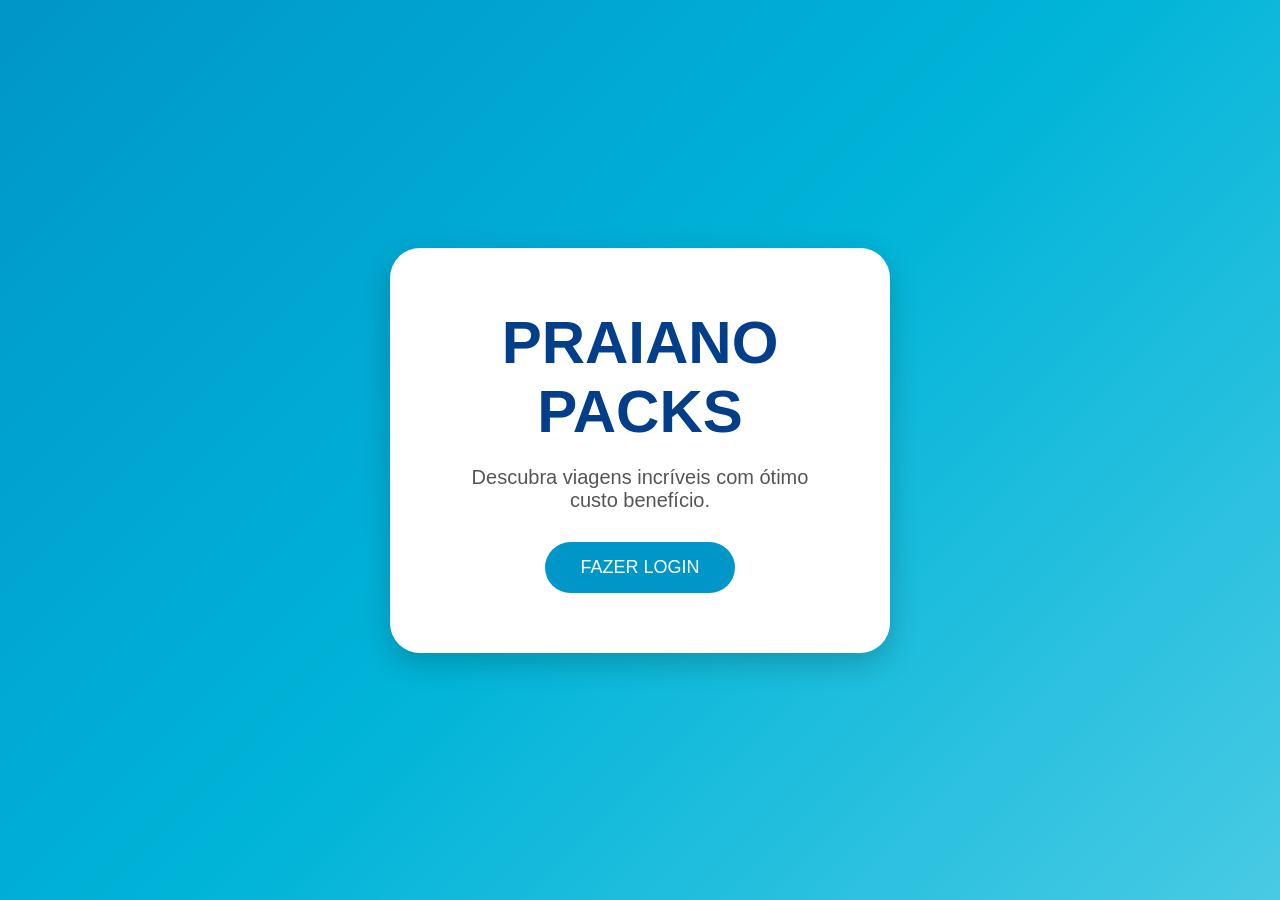
<file: index.html>
<!DOCTYPE html>
<html lang="pt-br">

<head>

    <meta charset="UTF-8">

    <meta name="viewport" content="width=device-width, initial-scale=1.0">

    <title>Praiano Packs</title>

    <link rel="stylesheet" href="style.css">

</head>

<body class="inicio">

    <div class="container">

        <h1>PRAIANO PACKS</h1>

        <p>
            Descubra viagens incríveis com
            ótimo custo benefício.
        </p>

        <button onclick="irLogin()">
            FAZER LOGIN
        </button>

    </div>

    <script>

    if(localStorage.getItem("logado") == "sim"){

        window.location.href = "pacotes.html";

    }

    </script>

    <script src="script.js"></script>

</body>
</html>
</file>
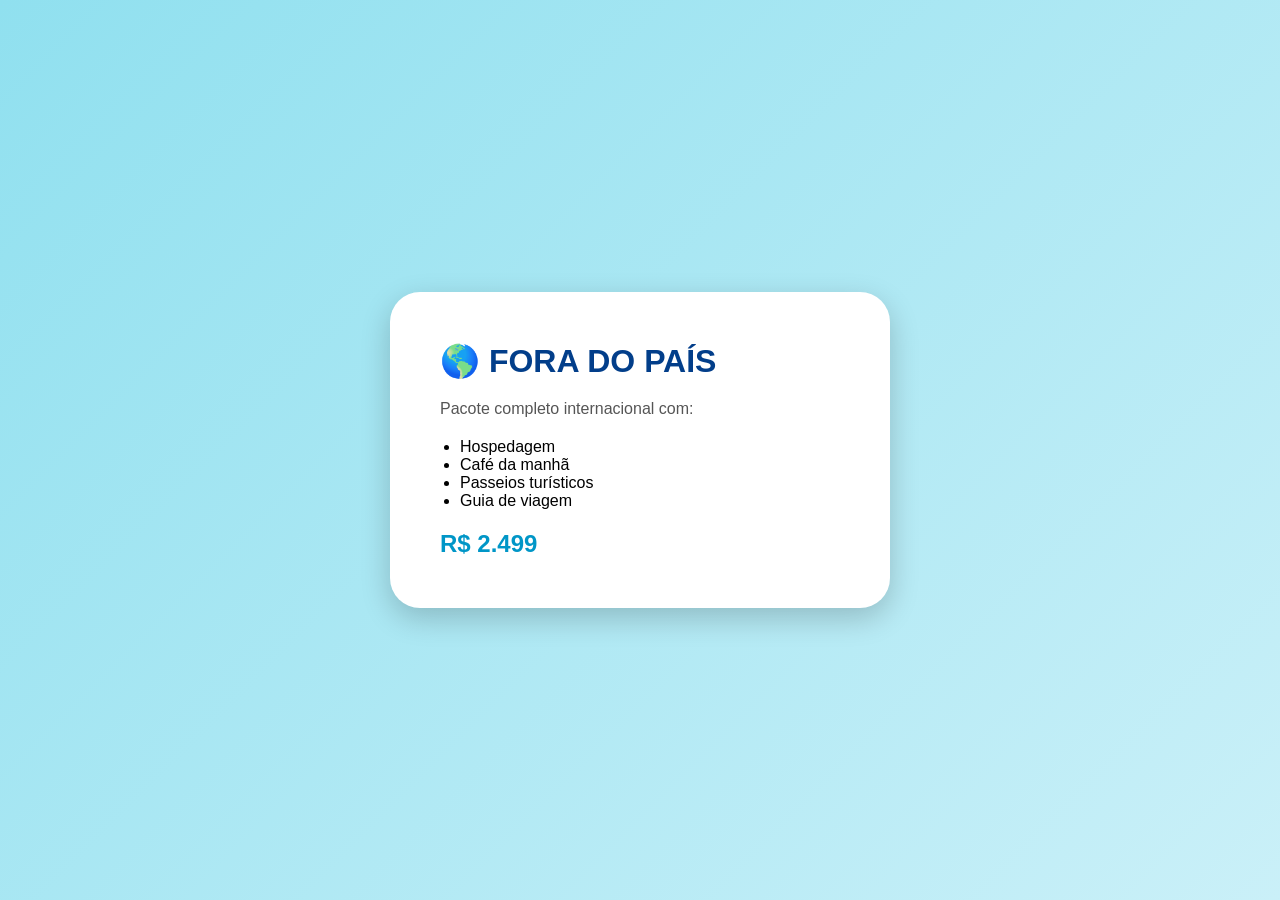
<file: detalhes1.html>
<!DOCTYPE html>
<html lang="pt-br">

<head>

    <meta charset="UTF-8">

    <title>Internacional</title>

    <link rel="stylesheet" href="style.css">

</head>

<body class="detalhes">

    <div class="caixa-detalhes">

        <h1>🌎 FORA DO PAÍS</h1>

        <p>
            Pacote completo internacional com:
        </p>

        <ul>
            <li>Hospedagem</li>
            <li>Café da manhã</li>
            <li>Passeios turísticos</li>
            <li>Guia de viagem</li>
        </ul>

        <h2>R$ 2.499</h2>

    </div>

</body>
</html>
</file>
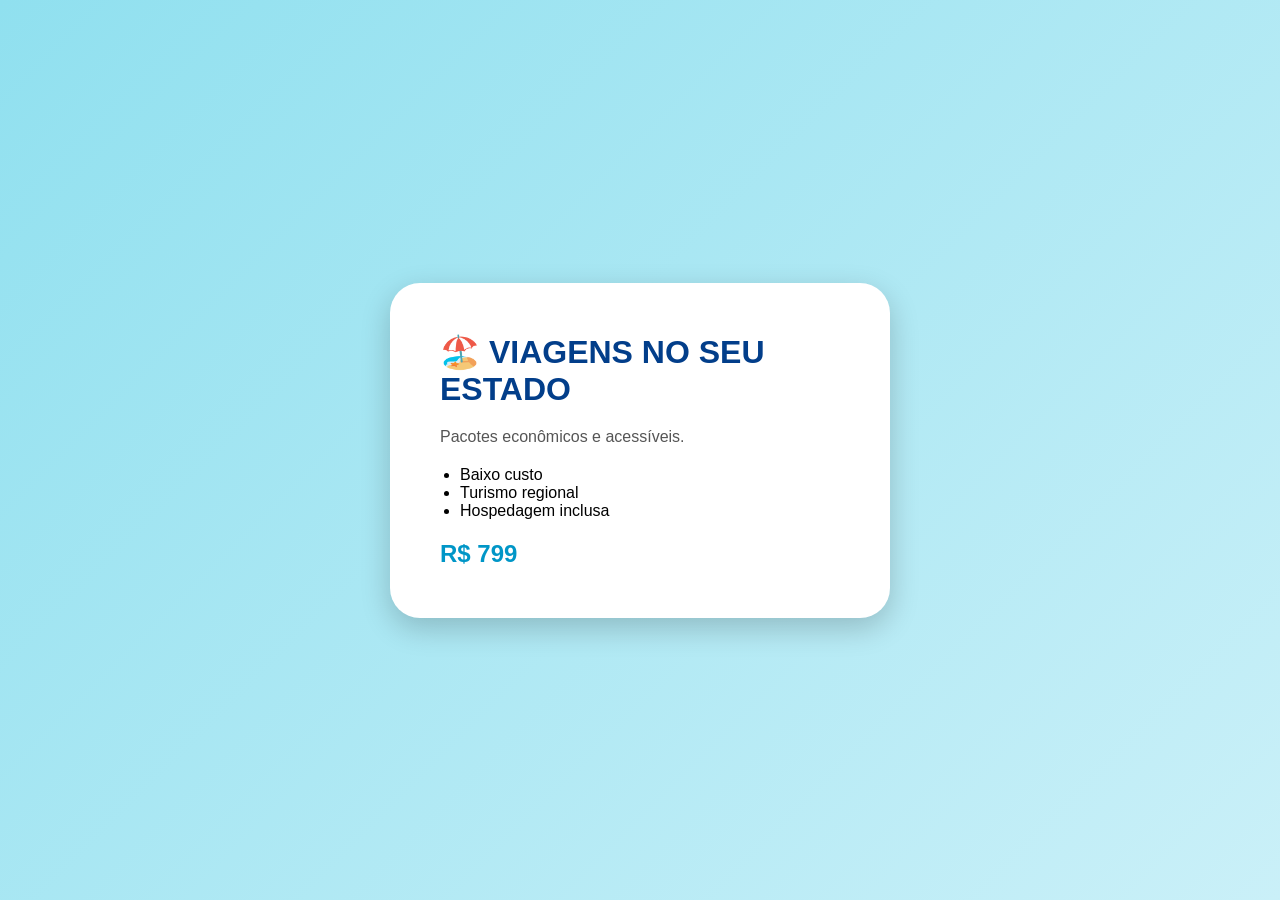
<file: detalhes3.html>
<!DOCTYPE html>
<html lang="pt-br">

<head>

    <meta charset="UTF-8">

    <title>Seu Estado</title>

    <link rel="stylesheet" href="style.css">

</head>

<body class="detalhes">

    <div class="caixa-detalhes">

        <h1>🏖️ VIAGENS NO SEU ESTADO</h1>

        <p>
            Pacotes econômicos e acessíveis.
        </p>

        <ul>
            <li>Baixo custo</li>
            <li>Turismo regional</li>
            <li>Hospedagem inclusa</li>
        </ul>

        <h2>R$ 799</h2>

    </div>

</body>
</html>
</file>
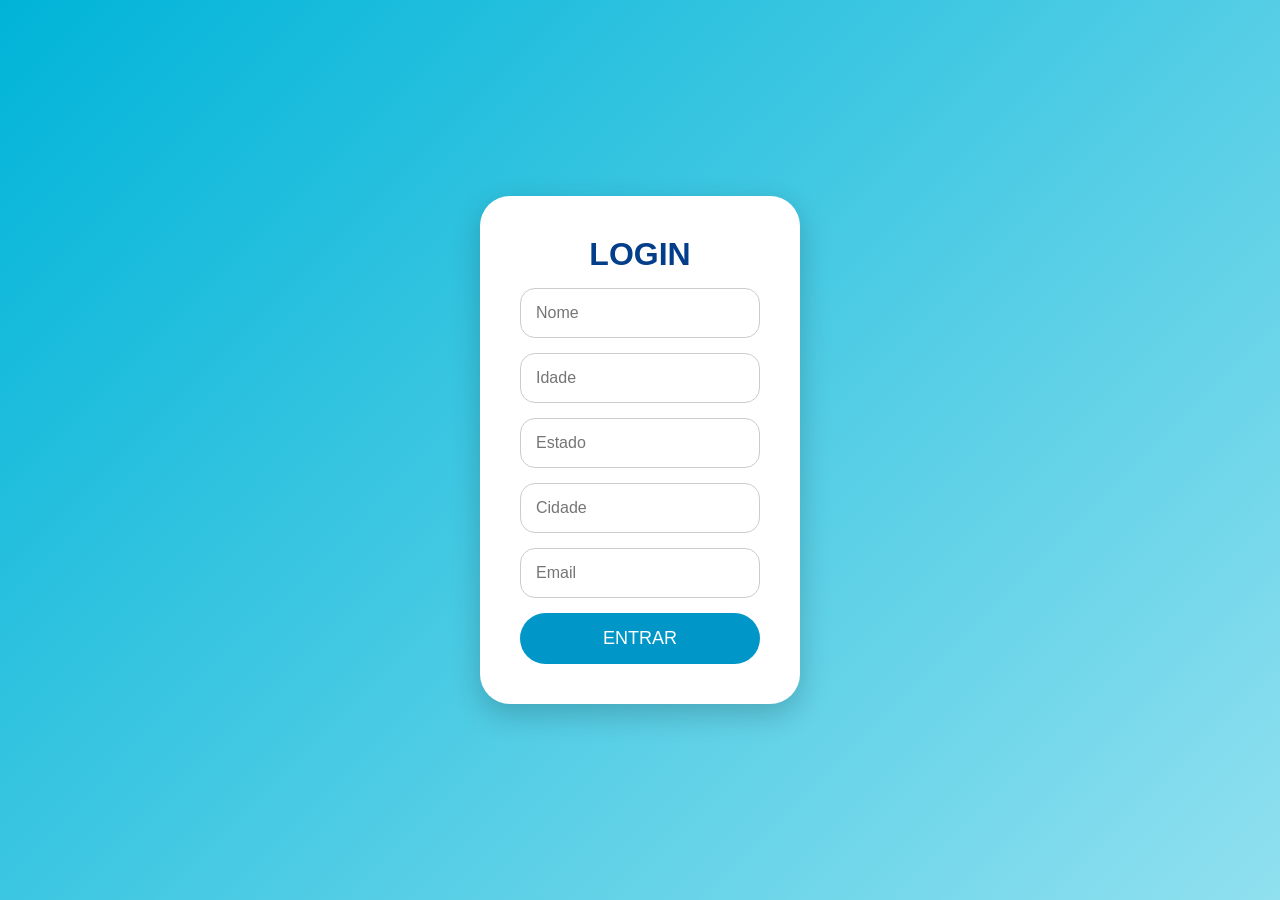
<file: login.html>
<!DOCTYPE html>
<html lang="pt-br">

<head>

    <meta charset="UTF-8">

    <title>Login</title>

    <link rel="stylesheet" href="style.css">

</head>

<body class="login">

    <div class="formulario">

        <h1>LOGIN</h1>

        <input type="text" id="nome" placeholder="Nome">

        <input type="number" id="idade" placeholder="Idade">

        <input type="text" id="estado" placeholder="Estado">

        <input type="text" id="cidade" placeholder="Cidade">

        <input type="email" id="email" placeholder="Email">

        <button onclick="validarLogin()">
            ENTRAR
        </button>

    </div>

    <script src="script.js"></script>

</body>
</html>
</file>
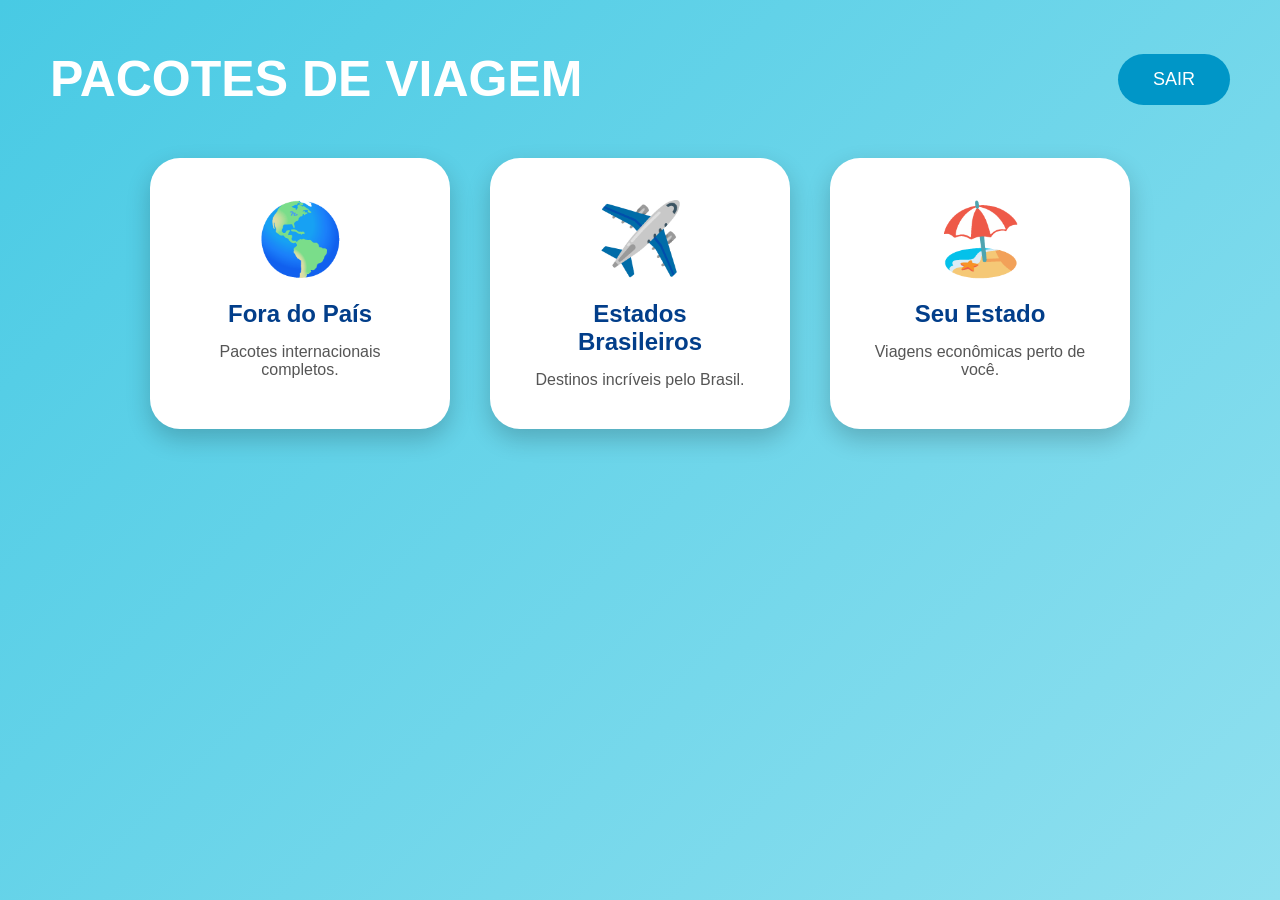
<file: pacotes.html>
<!DOCTYPE html>
<html lang="pt-br">

<head>

    <meta charset="UTF-8">

    <title>Pacotes</title>

    <link rel="stylesheet" href="style.css">

</head>

<body class="pacotes">

    <div class="topo">

        <h1>PACOTES DE VIAGEM</h1>

        <button onclick="logout()">
            SAIR
        </button>

    </div>

    <div class="cards">

        <div class="card" onclick="abrirPacote1()">

            <div class="icone">🌎</div>

            <h2>Fora do País</h2>

            <p>Pacotes internacionais completos.</p>

        </div>

        <div class="card" onclick="abrirPacote2()">

            <div class="icone">✈️</div>

            <h2>Estados Brasileiros</h2>

            <p>Destinos incríveis pelo Brasil.</p>

        </div>

        <div class="card" onclick="abrirPacote3()">

            <div class="icone">🏖️</div>

            <h2>Seu Estado</h2>

            <p>Viagens econômicas perto de você.</p>

        </div>

    </div>

    <script src="script.js"></script>

</body>
</html>
</file>
<file: style.css>
*{
    margin:0;
    padding:0;
    box-sizing:border-box;
}

body{

    font-family:Arial, Helvetica, sans-serif;
}

/* INICIO */

.inicio{

    height:100vh;

    display:flex;

    justify-content:center;

    align-items:center;

    background:linear-gradient(135deg,#0096c7,#00b4d8,#48cae4);
}

.container{

    background:white;

    padding:60px;

    border-radius:30px;

    text-align:center;

    width:500px;

    box-shadow:0px 10px 30px rgba(0,0,0,0.2);
}

.container h1{

    color:#023e8a;

    font-size:60px;

    margin-bottom:20px;
}

.container p{

    color:#555;

    font-size:20px;

    margin-bottom:30px;
}

/* BOTAO */

button{

    padding:15px 35px;

    border:none;

    border-radius:30px;

    background:#0096c7;

    color:white;

    font-size:18px;

    cursor:pointer;

    transition:0.3s;
}

button:hover{

    background:#023e8a;

    transform:scale(1.05);
}

/* LOGIN */

.login{

    height:100vh;

    display:flex;

    justify-content:center;

    align-items:center;

    background:linear-gradient(135deg,#00b4d8,#90e0ef);
}

.formulario{

    background:white;

    padding:40px;

    border-radius:30px;

    display:flex;

    flex-direction:column;

    gap:15px;

    width:320px;

    box-shadow:0px 10px 30px rgba(0,0,0,0.2);
}

.formulario h1{

    text-align:center;

    color:#023e8a;
}

input{

    padding:15px;

    border-radius:15px;

    border:1px solid #ccc;

    font-size:16px;
}

/* PACOTES */

.pacotes{

    min-height:100vh;

    background:linear-gradient(135deg,#48cae4,#90e0ef);

    padding:50px;
}

.topo{

    display:flex;

    justify-content:space-between;

    align-items:center;

    margin-bottom:50px;
}

.topo h1{

    color:white;

    font-size:50px;
}

.cards{

    display:flex;

    justify-content:center;

    gap:40px;

    flex-wrap:wrap;
}

.card{

    width:300px;

    background:white;

    border-radius:30px;

    padding:40px;

    text-align:center;

    cursor:pointer;

    transition:0.3s;

    box-shadow:0px 10px 25px rgba(0,0,0,0.2);
}

.card:hover{

    transform:translateY(-10px);
}

.icone{

    font-size:70px;

    margin-bottom:20px;
}

.card h2{

    color:#023e8a;

    margin-bottom:15px;
}

.card p{

    color:#555;
}

/* DETALHES */

.detalhes{

    height:100vh;

    display:flex;

    justify-content:center;

    align-items:center;

    background:linear-gradient(135deg,#90e0ef,#caf0f8);
}

.caixa-detalhes{

    background:white;

    padding:50px;

    border-radius:30px;

    width:500px;

    box-shadow:0px 10px 30px rgba(0,0,0,0.2);
}

.caixa-detalhes h1{

    color:#023e8a;

    margin-bottom:20px;
}

.caixa-detalhes p{

    margin-bottom:20px;

    color:#555;
}

.caixa-detalhes ul{

    margin-bottom:20px;

    padding-left:20px;
}

.caixa-detalhes h2{

    color:#0096c7;
}
</file>
